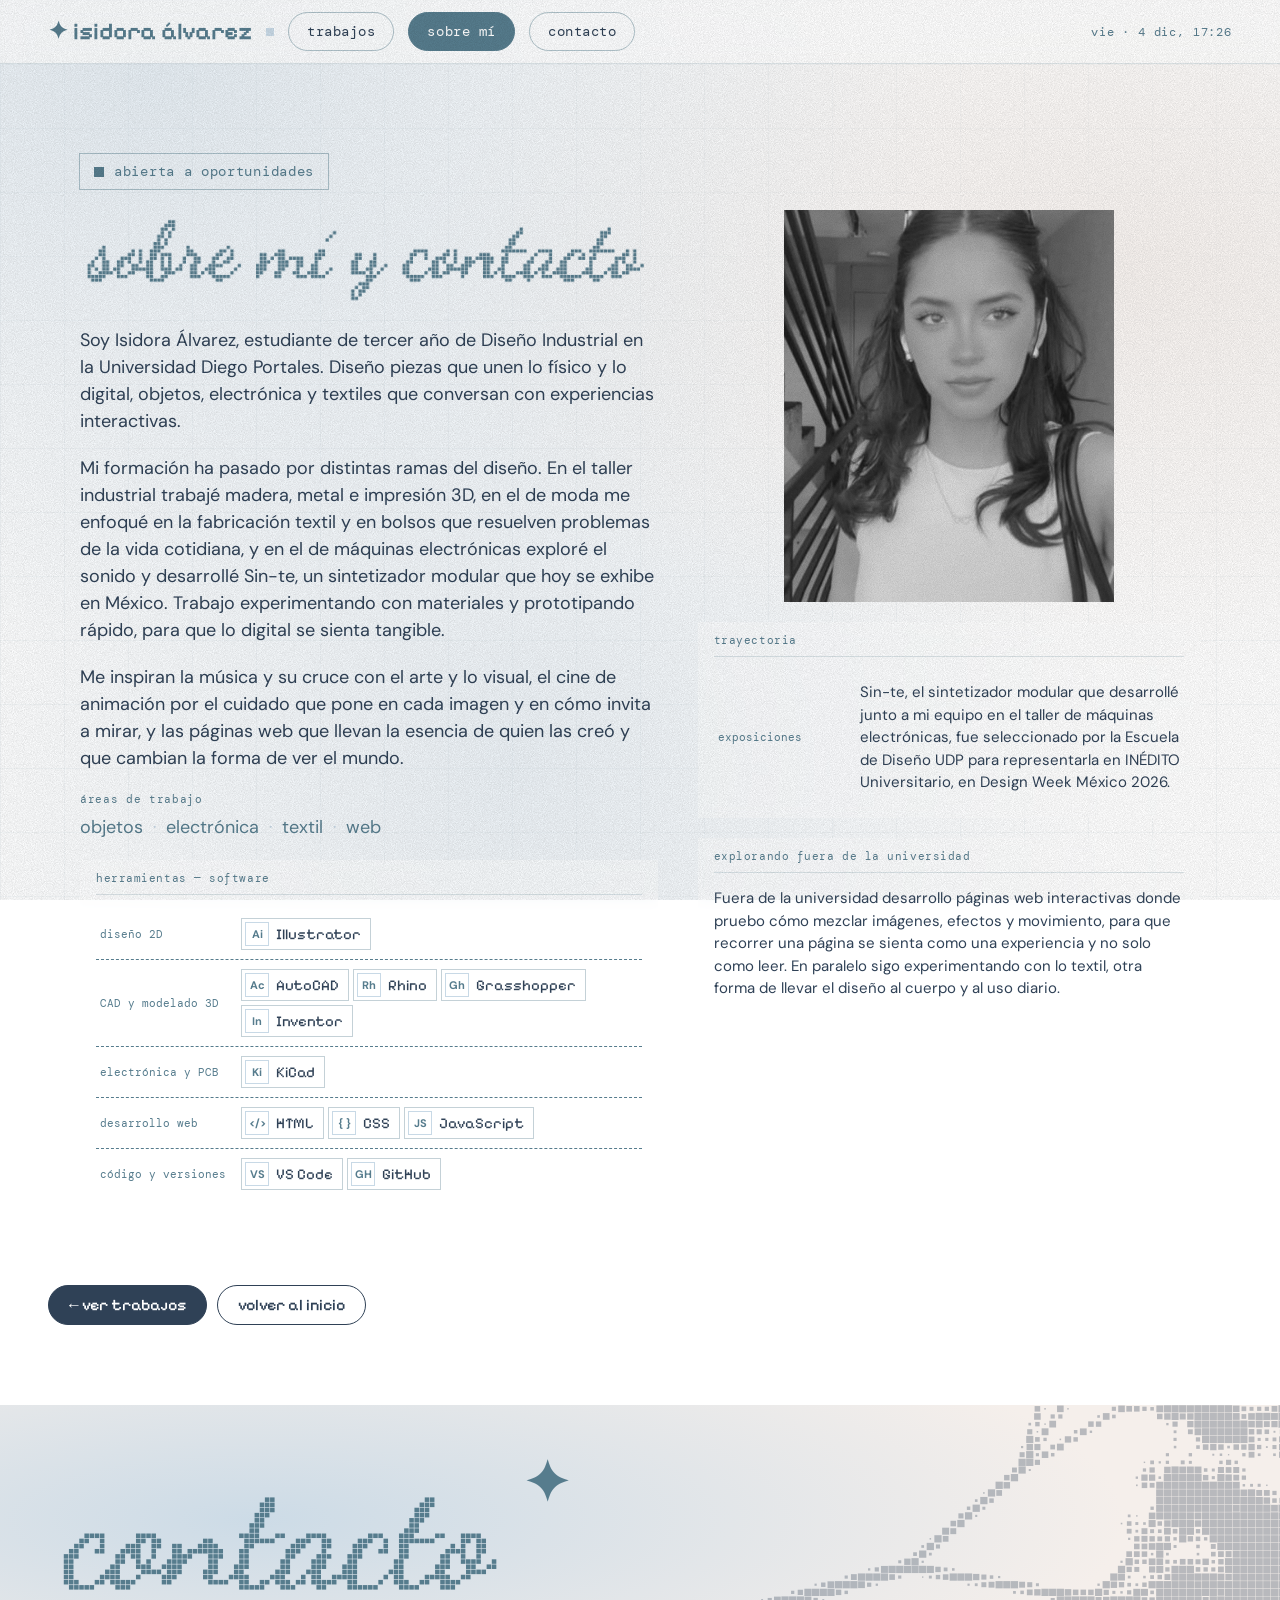
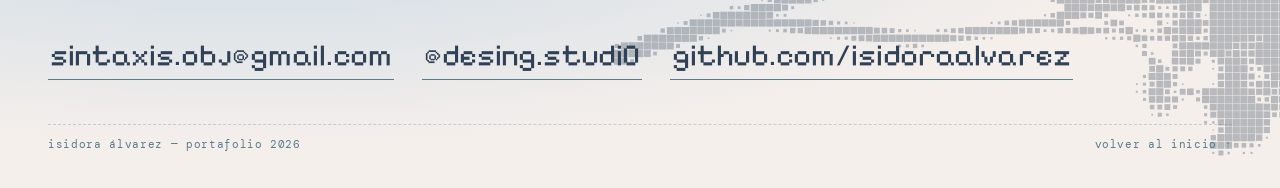
<file: sobre-mi.html>
<!doctype html>
<html lang="es">
<head>
  <meta charset="utf-8">
  <meta name="viewport" content="width=device-width, initial-scale=1">
  <title>Sobre mí — Isidora Álvarez</title>
  <meta name="description" content="Sobre mí: Isidora Álvarez, diseñadora industrial. Trayectoria, herramientas y contacto.">

  <link rel="preconnect" href="https://fonts.googleapis.com">
  <link rel="preconnect" href="https://fonts.gstatic.com" crossorigin>
  <link href="https://fonts.googleapis.com/css2?family=DM+Mono:wght@400;500&family=DM+Sans:opsz,wght@9..40,400;9..40,500;9..40,700&family=Pixelify+Sans:wght@400..700&family=Dancing+Script:wght@700&display=swap" rel="stylesheet">

  <link rel="stylesheet" href="style.css">

  <script>document.documentElement.classList.add("js");</script>
  <script defer src="script.js"></script>
</head>
<body>

  <canvas id="rastro" class="rastro" aria-hidden="true"></canvas>

  <!-- ===== 1. Barra superior ===== -->
  <header class="barra">
    <nav class="tb tb--menu" aria-label="Principal">
      <a class="tb__logo" href="index.html">isidora álvarez</a>
      <span class="tb__sep" aria-hidden="true"></span>
      <a class="tb__link" href="index.html#trabajos">trabajos</a>
      <a class="tb__link activo" href="sobre-mi.html" aria-current="page">sobre mí</a>
      <a class="tb__link" href="#contacto" data-seccion="contacto">contacto</a>
      <span class="tb__espacio"></span>
      <time class="tb__reloj" data-reloj></time>
    </nav>
  </header>

  <main class="pagina-sobre">

    <!-- ===== 4. About Me ===== -->
    <section class="seccion sobre" id="sobre-mi">

      <article class="win win--about revelar" data-arrastrable>
        <div class="tb"><span class="tb__titulo">sobre-mi</span><span class="tb__botones" aria-hidden="true"><i></i><i></i><i></i></span></div>
        <div class="about">
          <div class="about__col">
            <span class="pill"><span class="pill__punto"></span>abierta a oportunidades</span>
            <h1 class="titulo-l"><span data-puntos>sobre mí y contacto</span></h1>
            <p class="cuerpo bio__mas">Soy Isidora Álvarez, estudiante de tercer año de Diseño Industrial en la Universidad Diego Portales. Diseño piezas que unen lo físico y lo digital, objetos, electrónica y textiles que conversan con experiencias interactivas.</p>
            <p class="cuerpo bio__mas">Mi formación ha pasado por distintas ramas del diseño. En el taller industrial trabajé madera, metal e impresión 3D, en el de moda me enfoqué en la fabricación textil y en bolsos que resuelven problemas de la vida cotidiana, y en el de máquinas electrónicas exploré el sonido y desarrollé Sin-te, un sintetizador modular que hoy se exhibe en México. Trabajo experimentando con materiales y prototipando rápido, para que lo digital se sienta tangible.</p>
            <p class="cuerpo bio__mas">Me inspiran la música y su cruce con el arte y lo visual, el cine de animación por el cuidado que pone en cada imagen y en cómo invita a mirar, y las páginas web que llevan la esencia de quien las creó y que cambian la forma de ver el mundo.</p>

            <div class="bloque-tools">
              <p class="mono">áreas de trabajo</p>
              <p class="areas">objetos <span aria-hidden="true">·</span> electrónica <span aria-hidden="true">·</span> textil <span aria-hidden="true">·</span> web</p>
            </div>

            <div class="win win--interna win--herramientas">
              <div class="tb"><span class="tb__titulo">herramientas — software</span></div>
              <div class="win__cuerpo win__cuerpo--filas">
                <div class="contacto">
                  <span class="contacto__etq">diseño 2D</span>
                  <ul class="software">
                    <li><i class="ico" aria-hidden="true">Ai</i>Illustrator</li>
                  </ul>
                </div>
                <div class="contacto">
                  <span class="contacto__etq">CAD y modelado 3D</span>
                  <ul class="software">
                    <li><i class="ico" aria-hidden="true">Ac</i>AutoCAD</li>
                    <li><i class="ico" aria-hidden="true">Rh</i>Rhino</li>
                    <li><i class="ico" aria-hidden="true">Gh</i>Grasshopper</li>
                    <li><i class="ico" aria-hidden="true">In</i>Inventor</li>
                  </ul>
                </div>
                <div class="contacto">
                  <span class="contacto__etq">electrónica y PCB</span>
                  <ul class="software">
                    <li><i class="ico" aria-hidden="true">Ki</i>KiCad</li>
                  </ul>
                </div>
                <div class="contacto">
                  <span class="contacto__etq">desarrollo web</span>
                  <ul class="software">
                    <li><i class="ico" aria-hidden="true">&lt;/&gt;</i>HTML</li>
                    <li><i class="ico" aria-hidden="true">{ }</i>CSS</li>
                    <li><i class="ico" aria-hidden="true">JS</i>JavaScript</li>
                  </ul>
                </div>
                <div class="contacto">
                  <span class="contacto__etq">código y versiones</span>
                  <ul class="software">
                    <li><i class="ico" aria-hidden="true">VS</i>VS Code</li>
                    <li><i class="ico" aria-hidden="true">GH</i>GitHub</li>
                  </ul>
                </div>
              </div>
            </div>
          </div>

          <div class="about__col">
            <figure class="perfil">
              <img src="imagenes/ui/foto-perfil.jpg" alt="Foto de Isidora Álvarez" width="835" height="476" style="object-position: 56% 30%">
            </figure>
            <div class="win win--interna">
              <div class="tb"><span class="tb__titulo">trayectoria</span></div>
              <div class="win__cuerpo win__cuerpo--filas">
                <div class="contacto"><span class="contacto__etq">exposiciones</span><p class="cuerpo-s">Sin-te, el sintetizador modular que desarrollé junto a mi equipo en el taller de máquinas electrónicas, fue seleccionado por la Escuela de Diseño UDP para representarla en INÉDITO Universitario, en Design Week México 2026.</p></div>
              </div>
            </div>
            <div class="win win--interna">
              <div class="tb"><span class="tb__titulo">explorando fuera de la universidad</span></div>
              <div class="win__cuerpo"><p class="cuerpo-s">Fuera de la universidad desarrollo páginas web interactivas donde pruebo cómo mezclar imágenes, efectos y movimiento, para que recorrer una página se sienta como una experiencia y no solo como leer. En paralelo sigo experimentando con lo textil, otra forma de llevar el diseño al cuerpo y al uso diario.</p></div>
            </div>
          </div>
        </div>
      </article>
    </section>

    <nav class="pagina-sobre__nav" aria-label="Seguir navegando">
      <a class="btn btn--primario" href="index.html#trabajos">← ver trabajos</a>
      <a class="btn btn--secundario" href="index.html">volver al inicio</a>
    </nav>
  </main>

  <footer class="pie" id="contacto">
    <div class="follaje follaje--pie" data-follaje="120x50" aria-hidden="true"></div>
    <p class="pie__grande"><span data-puntos>contacto</span><span class="pie__estrella">✦</span></p>
    <div class="pie__datos">
      <a href="mailto:sintaxis.obj@gmail.com">sintaxis.obj@gmail.com</a>
      <a href="https://www.instagram.com/desing.studi0/" target="_blank" rel="noopener">@desing.studi0</a>
      <a href="https://github.com/isidoraalvarez" target="_blank" rel="noopener">github.com/isidoraalvarez</a>
    </div>
    <div class="pie__fila">
      <p class="mono">Isidora Álvarez — portafolio 2026</p>
      <a class="mono pie__arriba" href="index.html">volver al inicio ↑</a>
    </div>
  </footer>

</body>
</html>
</file>
<file: style.css>
/* Portafolio Isidora Álvarez 2026 */

/* ---------- 01. Tokens ---------- */
:root {
  --marino: #2F4156;
  --rey: #567C8D;
  --medio: #567C8D;
  --claro: #C8D9E6;
  --tormenta: var(--rey);
  --pavimento: var(--claro);
  --f-pixel: "Pixelify Sans", "DM Mono", monospace;
  --f-script: "Instrument Serif", Georgia, serif;
  --f-sans: "DM Sans", system-ui, sans-serif;
  --f-mono: "DM Mono", ui-monospace, monospace;
  --margen: 48px;
  --ease: cubic-bezier(.2, .8, .2, 1);
  --rapido: 220ms;
  --pixel: #567C8D;
  --oxford: #2F4156;
  --acero: #567C8D;
  --escarcha: #C8D9E6;
  --secreto: #C8D9E6;
  --celeste: #C8D9E6;
  --lavanda: #C8D9E6;
  --papel: #FFFFFF;
  --luna: #F5EFEB;
  --sombra: 0 24px 60px rgba(47, 65, 86, .12);
  --sombra-h: 0 30px 70px rgba(47, 65, 86, .18);
  --alto-header: 64px;
}

/* ---------- 02. Base ---------- */
*, *::before, *::after { box-sizing: border-box; }
html {
  scroll-behavior: smooth;
  scroll-padding-top: calc(var(--alto-header) + 16px);
  -webkit-text-size-adjust: 100%;
  text-size-adjust: 100%;
  cursor: auto;
}
html.con-modal { overflow: hidden; }
body {
  margin: 0;
  color: var(--oxford);
  font-family: var(--f-sans);
  font-size: 17px;
  line-height: 1.5;
  -webkit-font-smoothing: antialiased;
  overflow-x: hidden;
}
/* Grano fotocopia */
body::after {
  content: "";
  position: fixed;
  inset: 0;
  z-index: 300;
  pointer-events: none;
  background: url("data:image/svg+xml,%3Csvg xmlns='http://www.w3.org/2000/svg' width='180' height='180'%3E%3Cfilter id='n'%3E%3CfeTurbulence type='fractalNoise' baseFrequency='1.1' numOctaves='2' stitchTiles='stitch'/%3E%3CfeColorMatrix values='0 0 0 0 0 0 0 0 0 0 0 0 0 0 0 0 0 0 1.4 -.3'/%3E%3C/filter%3E%3Crect width='100%25' height='100%25' filter='url(%23n)'/%3E%3C/svg%3E");
  mix-blend-mode: multiply;
  opacity: .12;
}
img { display: block; max-width: 100%; }
a { color: inherit; text-decoration: none; }
button { font: inherit; color: inherit; background: none; border: 0; padding: 0; }
a, button, [role="button"], .palabra-caja, .indice__fila, .acordeon__panel, label { cursor: pointer; }
h1, h2, h3, p, figure, ul, ol { margin: 0; padding: 0; }
ul, ol { list-style: none; }
:focus-visible { outline: 2px dashed var(--pixel); outline-offset: 3px; }
::selection { background: var(--pixel); color: var(--papel); }
.rastro { position: fixed; inset: 0; width: 100vw; height: 100vh; z-index: 60; pointer-events: none; }
/* Bloques de píxeles */
/* Follaje en trama de puntos */
.follaje { position: absolute; pointer-events: none; z-index: 0; color: var(--pixel); }
.follaje svg { width: 100%; height: 100%; display: block; }
.follaje circle, .follaje rect { fill: currentColor; }

/* ---------- 03. Tipografía ---------- */
.caja {
  display: inline-block;
  align-self: flex-start;
  padding: 3px 8px;
  background: var(--pixel);
  color: var(--papel);
  font-family: var(--f-mono);
  font-size: 12px;
  line-height: 1.25;
  letter-spacing: .04em;
  text-transform: lowercase;
}
.etiqueta, .mono {
  font-family: var(--f-mono);
  font-size: 11px;
  line-height: 1.3;
  letter-spacing: .06em;
  text-transform: lowercase;
  color: var(--acero);
}
.cuerpo { font-size: 18px; line-height: 1.5; }
.cuerpo-s { font-size: 15px; line-height: 1.5; }
.titulo-xl {
  font-family: var(--f-pixel);
  font-weight: 700;
  font-size: min(clamp(96px, 16vw, 250px), calc((100vw - 2 * var(--margen)) / 4.8));
  line-height: .8;
  letter-spacing: -.02em;
  text-align: center;
  color: var(--pixel);
  text-transform: none;
}
.titulo-l { font-family: var(--f-pixel); font-weight: 600; font-size: clamp(40px, 4.6vw, 70px); line-height: .9; }
.titulo-l em { font-family: var(--f-script); font-style: italic; font-weight: 400; text-transform: none; color: var(--oxford); }

/* ---------- 04. Barra superior ---------- */
.barra { position: sticky; top: 0; z-index: 100; }
.tb--menu {
  height: var(--alto-header);
  display: flex;
  align-items: center;
  padding: 0 var(--margen);
  font-family: var(--f-mono);
  letter-spacing: .06em;
}
.tb__logo { font-family: var(--f-pixel); font-weight: 600; letter-spacing: 0; }
.tb__link {
  transition: background var(--rapido), color var(--rapido);
  font-size: 14px;
  letter-spacing: .04em;
  padding: 8px 18px;
  border: 1px solid rgba(86, 124, 141, .45);
  border-radius: 999px;
}
.tb__espacio { flex: 1; }
.tb__reloj { white-space: nowrap; color: var(--acero); font-size: 12px; }

/* ---------- 05. Botones y pill ---------- */
.botones { display: flex; flex-wrap: wrap; gap: 10px; }
.btn {
  display: inline-flex;
  align-items: center;
  font-family: var(--f-pixel);
  font-size: 16px;
  font-weight: 500;
  line-height: 1;
  text-transform: lowercase;
  white-space: nowrap;
  transition: transform var(--rapido) steps(2), box-shadow var(--rapido) steps(2), background var(--rapido), color var(--rapido);
  border: 1px solid var(--oxford);
  border-radius: 999px;
  padding: 11px 20px;
}
.btn:active { transform: none; box-shadow: none; }
.btn--deshabilitado { opacity: .55; pointer-events: none; border-style: dashed; }
.pill {
  display: inline-flex;
  align-items: center;
  gap: 8px;
  align-self: flex-start;
  padding: 4px 10px;
  background: var(--pixel);
  color: var(--papel);
  font-family: var(--f-mono);
  font-size: 11px;
  letter-spacing: .05em;
  white-space: nowrap;
}
.pill__punto { width: 8px; height: 8px; animation: latido 1.6s steps(2) infinite; }
.ficha {
  padding: 4px 9px;
  border: 1px dashed var(--acero);
  font-family: var(--f-mono);
  font-size: 11px;
  color: var(--acero);
  transition: background var(--rapido), color var(--rapido), border-color var(--rapido);
}
.ficha:hover { background: var(--pixel); border-color: var(--pixel); border-style: solid; color: var(--papel); }

/* ---------- 06. Ventana (.win) ---------- */
.win {
  position: relative;
  display: flex;
  flex-direction: column;
  background: var(--papel);
  border: 2px solid var(--oxford);
  box-shadow: var(--sombra);
  transition: box-shadow var(--rapido) steps(2);
}
.tb__titulo {
  flex: 1;
  min-width: 0;
  font-family: var(--f-mono);
  font-size: 11px;
  letter-spacing: .05em;
  white-space: nowrap;
  overflow: hidden;
  text-overflow: ellipsis;
}
.tb__botones { gap: 4px; display: none; }
.tb__botones i { width: 10px; height: 10px; border: 2px solid var(--papel); }
.tb__botones i:last-child { background: var(--papel); }
.win.arrastrando { transition: none; box-shadow: var(--sombra-h); }
.win.arrastrando > .tb { cursor: grabbing; }
.win__cuerpo { display: flex; flex-direction: column; align-items: flex-start; gap: 12px; padding: 14px 16px; }

/* ---------- 07. Portada ---------- */
.portada {
  position: relative;
  display: flex;
  flex-direction: column;
  gap: 24px;
  padding: 26px var(--margen) 48px;
  min-height: calc(100svh - var(--alto-header));
  overflow: hidden;
  --opacidad-fondo: .32;
}
.portada > * { position: relative; z-index: 1; }
.cabecera { display: flex; flex-wrap: wrap; align-items: center; gap: 8px; }
.cabecera__fin { margin-left: auto; }
.portada__grid { flex: 1; display: grid; grid-template-columns: minmax(0, 1fr) 440px; align-items: end; gap: 24px; }
/* Titulo dinámico */
.titular { display: flex; flex-direction: column; font-weight: 400; white-space: nowrap; gap: 0; line-height: 1; }
.titular__hola { font-family: var(--f-script); font-style: italic; letter-spacing: -.03em; color: var(--oxford); }
.titular__hola::after {
  content: " ✦";
  font-size: .35em;
  vertical-align: super;
  color: var(--pixel);
  font-style: normal;
  display: none;
}
.titular__linea {
  font-family: var(--f-pixel);
  font-weight: 700;
  letter-spacing: -.01em;
  text-transform: uppercase;
  color: var(--pixel);
  font-size: clamp(54px, 6.6vw, 112px);
}
.titular__linea--2 { display: flex; align-items: flex-end; gap: .1em; }
.titular__rota { display: inline-flex; align-items: baseline; }
.portada__texto { align-self: start; display: flex; flex-direction: column; gap: 22px; padding-top: clamp(8px, 3vh, 36px); }
.portada__texto .portada__bajada { max-width: 560px; }
.palabra-caja { display: inline-block; padding: 0 .06em; cursor: pointer; transition: width .5s var(--ease); }
.palabra {
  display: inline-block;
  font-family: var(--f-script);
  font-style: italic;
  font-weight: 400;
  text-transform: none;
  transition: opacity .35s steps(3), filter .35s steps(3), transform .35s steps(3);
  color: var(--oxford);
  font-size: 1em;
}
.palabra.sale { opacity: 0; filter: blur(8px); transform: translateY(.15em); }
.palabra.entra { opacity: 0; filter: blur(8px); transform: translateY(-.15em); transition: none; }
/* Escenario */
.escenario {
  position: relative;
  height: 560px;
  display: flex;
  flex-direction: column;
  align-items: center;
  justify-content: flex-end;
}
.personaje { position: relative; align-self: flex-start; margin-left: 110px; outline-offset: 8px; z-index: 2; }
.personaje .pixel { display: block; width: 216px; height: auto; image-rendering: pixelated; }
/* Avatar pixel art: cuadros de animación */
.pixel__respira { animation: respirar 1.2s steps(1) infinite; }
.pixel__parpado, .pixel__boca, .pixel__pupilas--der, .pixel__brazo--saludoA, .pixel__brazo--saludoB, .pixel__brazo--apunta {
  display: none;
}
.pixel.parpadea .pixel__parpado { display: inline; }
.pixel.parpadea .pixel__pupilas { display: none; }
.pixel.mira-der .pixel__pupilas--izq { display: none; }
.pixel.mira-der:not(.parpadea) .pixel__pupilas--der { display: inline; }
.pixel.habla .pixel__boca { display: inline; }
.pixel.saluda .pixel__brazo--abajo, .pixel.apunta .pixel__brazo--abajo { display: none; }
.pixel.saluda .pixel__brazo--saludoA { display: inline; }
.pixel.saluda.ola-b .pixel__brazo--saludoA { display: none; }
.pixel.saluda.ola-b .pixel__brazo--saludoB { display: inline; }
.pixel.apunta .pixel__brazo--apunta { display: inline; }
/* Herramientas en Sobre mí */
.win--herramientas { z-index: 3; }
.win--herramientas:hover { box-shadow: 4px 4px 0 var(--escarcha); }
/* Globo */
.globo {
  position: absolute;
  z-index: 4;
  top: 0;
  left: 50%;
  max-width: min(240px, 70vw);
  padding: 7px 11px;
  background: var(--pixel);
  color: var(--papel);
  font-family: var(--f-pixel);
  font-size: 16px;
  line-height: 1.15;
  white-space: normal;
  opacity: 0;
  transform: translate(-10%, 8px);
  transition: opacity .2s steps(2), transform .2s steps(2);
  pointer-events: none;
}
.globo::after {
  content: "";
  position: absolute;
  left: 20px;
  bottom: -10px;
  width: 12px;
  height: 10px;
  background: var(--pixel);
  clip-path: polygon(0 0, 100% 0, 0 100%);
}
.globo.visible { opacity: 1; transform: translate(-10%, 0); }
.escenario .globo { top: 46px; }
.portada__bajada { max-width: 560px; }

/* ---------- 08. Trabajos ---------- */
.seccion { position: relative; padding: 72px var(--margen); }
.trabajos { overflow: clip; padding-bottom: 100px; }
/* Fondo de cuadritos, difuminado y suave, solo en trabajos */
.trabajos::before {
  content: "";
  position: absolute;
  inset: -24px;
  z-index: 0;
  pointer-events: none;
  background: url("imagenes/ui/fondo-trabajos-tronco.jpg") center / cover;
  opacity: .28;
}
.trabajos > .follaje--trabajos { position: absolute; left: -4%; top: 0; width: 40%; height: 340px; opacity: .2; }
.trabajos__cab {
  position: relative;
  z-index: 1;
  display: flex;
  flex-direction: column;
  align-items: center;
  gap: 14px;
  margin-bottom: 44px;
}
.indice { position: relative; z-index: 1; margin: 0 -16px; border-bottom: 1px dashed var(--acero); }
.indice__fila {
  position: relative;
  display: grid;
  grid-template-columns: 44px minmax(0, 1fr) 260px 60px 80px;
  align-items: center;
  gap: 16px;
  padding: 12px 16px;
  border-top: 1px dashed var(--acero);
  transition: background var(--rapido) steps(2), color var(--rapido) steps(2);
  border-top-color: rgba(86, 124, 141, .25);
}
.indice__item:first-child .indice__fila { border-top: 0; }
.indice__num { font-family: var(--f-pixel); font-size: 15px; color: var(--acero); }
.indice__titulo {
  font-family: var(--f-pixel);
  font-weight: 600;
  line-height: 1;
  color: var(--pixel);
  text-transform: none;
  font-size: clamp(34px, 4vw, 62px);
}
.indice__fila:hover .mono { color: var(--papel); }
.indice__abrir {
  justify-self: end;
  font-family: var(--f-mono);
  font-size: 11px;
  opacity: 0;
  transition: opacity var(--rapido) steps(2);
}
.indice__fila:hover .indice__abrir { opacity: 1; color: var(--papel); }

/* ---------- 09. About Me ---------- */
.sobre { padding-bottom: 110px; }
.about { display: grid; grid-template-columns: 1.15fr 1fr; gap: 40px; padding: 32px; align-items: start; }
.about__col { display: flex; flex-direction: column; gap: 20px; min-width: 0; }
.bio__mas { max-width: 620px; color: var(--oxford); }
.areas { font-size: 18px; line-height: 1.4; color: var(--pixel); }
.areas span { color: var(--claro); padding: 0 .25em; }
.bloque-tools { display: flex; flex-direction: column; gap: 8px; }
.win--interna { border-width: 1px; box-shadow: 4px 4px 0 var(--escarcha); }
.win__cuerpo--filas { gap: 0; align-items: stretch; }
.contacto {
  display: flex;
  align-items: center;
  gap: 12px;
  min-height: 40px;
  padding: 10px 4px;
  border-bottom: 1px dashed var(--acero);
}
.contacto:last-child { border-bottom: 0; }
.contacto__etq { flex: none; width: 130px; font-family: var(--f-mono); font-size: 11px; color: var(--acero); }
/* Lista de software */
.software { flex: 1; display: flex; flex-wrap: wrap; gap: 6px; }
/* íconos de cada software, logos no oficiales */
.ico {
  display: inline-grid;
  place-items: center;
  min-width: 24px;
  height: 24px;
  padding: 0 3px;
  background: var(--papel);
  color: var(--pixel);
  font-family: var(--f-sans);
  font-style: normal;
  font-weight: 700;
  font-size: 11px;
  letter-spacing: 0;
  box-shadow: inset 0 0 0 1px var(--claro);
}
.software li:hover .ico { color: var(--oxford); }
.perfil {
  margin-top: 56px;
  width: 100%;
  max-width: 330px;
  aspect-ratio: 32 / 38;
  display: grid;
  place-items: center;
  align-self: center;
  overflow: hidden;
}
.perfil img { width: 100%; height: 100%; object-fit: cover; object-position: 50% 50%; }
.notas { display: grid; grid-template-columns: 1fr 1fr; gap: 14px; }

/* ---------- 10. Pie ---------- */
.pie { position: relative; overflow: hidden; padding: 56px var(--margen) 36px; }
.pie > * { position: relative; z-index: 1; }
.pie > .follaje--pie {
  position: absolute;
  z-index: 0;
  right: -4%;
  top: 0;
  width: 56%;
  height: 100%;
  opacity: .3;
  color: var(--oxford);
}
.pie__grande {
  font-family: var(--f-pixel);
  font-weight: 700;
  font-size: clamp(64px, 11vw, 180px);
  line-height: .85;
  color: var(--pixel);
  font-style: normal;
  text-transform: none;
}
.pie__estrella { font-size: .4em; vertical-align: top; color: var(--acero); }
.pie__datos {
  display: flex;
  flex-wrap: wrap;
  gap: 10px 28px;
  margin-top: 22px;
  font-family: var(--f-pixel);
  font-size: clamp(20px, 2.4vw, 32px);
}
.pie__fila {
  display: flex;
  justify-content: space-between;
  flex-wrap: wrap;
  gap: 14px;
  margin-top: 44px;
  padding-top: 12px;
  border-top: 1px dashed var(--papel);
  border-top-color: rgba(86, 124, 141, .3);
}

/* ---------- 11. Detalle de proyecto ---------- */
.detalle { position: fixed; inset: 0; z-index: 200; display: grid; place-items: center; padding: 26px var(--margen); }
.detalle[hidden] { display: none; }
.detalle__fondo {
  position: absolute;
  inset: 0;
  background: repeating-conic-gradient(rgba(14, 27, 56, .5) 0 25%, transparent 0 50%) 0 0 / 4px 4px, rgba(14, 27, 56, .45);
  opacity: 0;
  transition: opacity .3s steps(4);
}
.win--detalle {
  width: min(1180px, 100%);
  max-height: calc(100svh - 52px);
  opacity: 0;
  transform: translateY(20px) scale(.97);
  transition: opacity .3s steps(4), transform .4s var(--ease);
}
.win--detalle:hover { box-shadow: var(--sombra); }
.detalle.abierto .detalle__fondo { opacity: 1; }
.detalle.abierto .win--detalle { opacity: 1; transform: none; }
.detalle__cuerpo {
  flex: 1;
  min-height: 0;
  overflow-y: auto;
  overscroll-behavior: contain;
  padding: 32px 40px 40px;
  gap: 0;
  align-items: stretch;
}
.detalle__cuerpo > * { flex-shrink: 0; }
.detalle__cab {
  display: flex;
  flex-direction: column;
  gap: 16px;
  padding-bottom: 22px;
  border-bottom: 2px solid var(--oxford);
  border-bottom-color: rgba(86, 124, 141, .3);
}
.detalle__destacado {
  align-self: flex-start;
  padding: 4px 10px;
  background: var(--pixel);
  color: var(--papel);
  font-size: 14px;
  font-weight: 500;
}
.detalle__destacado a { margin-left: 6px; text-decoration: underline; text-underline-offset: 3px; }
/* dentro de cada proyecto se usa una sola tipografía: DM Mono */
.win--detalle, .win--detalle * { font-family: var(--f-mono) !important; }
.win--detalle .detalle__titulo { font-weight: 500; letter-spacing: -.03em; }
.win--detalle .creditos__nombre { font-weight: 500; font-size: 20px; }
.detalle__ficha { display: flex; flex-direction: column; gap: 14px; }
.detalle__titulo {
  font-family: var(--f-pixel);
  font-weight: 700;
  font-size: clamp(46px, 6.6vw, 104px);
  line-height: .9;
  text-transform: uppercase;
  color: var(--pixel);
}
.metadatos { display: grid; grid-template-columns: repeat(4, 1fr); gap: 8px; }
.meta { display: flex; flex-direction: column; gap: 4px; padding: 8px 10px; border: 1px dashed var(--acero); }
.meta__valor { font-size: 15px; line-height: 1.3; }
.enlaces { display: flex; flex-wrap: wrap; gap: 10px; }
.enlaces:empty { display: none; }
.bloques { display: grid; grid-template-columns: repeat(3, 1fr); gap: 14px; margin-top: 30px; }
.bloque {
  display: flex;
  flex-direction: column;
  gap: 8px;
  padding: 12px 14px;
  border: 1px solid var(--oxford);
  background: var(--luna);
}
.bloque__etq { font-weight: 700; font-size: 13px; text-transform: lowercase; color: var(--pixel); }
.bloques .cuerpo-s, .bloque__etq { font-family: var(--f-sans); }
.detalle__seccion > .bloques { margin-top: 0; }
.detalle__seccion { display: flex; flex-direction: column; gap: 12px; margin-top: 36px; }
.detalle__seccion > .etiqueta { align-self: flex-start; padding: 3px 8px; background: var(--pixel); color: var(--papel); }
.video__marco { aspect-ratio: 16 / 9; background: var(--oxford); display: grid; place-items: center; }
.video__marco iframe, .video__marco video { width: 100%; height: 100%; border: 0; display: block; }
.video__marco .mono { color: var(--escarcha); }
/* videos propios: la ventana toma la forma del video, sin franjas */
.detalle__seccion .win:has(video), .detalle__seccion .win:has(.video__gif) {
  align-self: flex-start;
  width: fit-content;
  max-width: 100%;
}
.video__marco:has(video), .video__marco:has(.video__gif) { aspect-ratio: auto; display: block; background: none; }
.video__marco video, .video__gif { display: block; width: auto; height: auto; max-width: 100%; max-height: min(72vh, 640px); }
.detalle__seccion .win { max-width: 860px; }
/* Acordeón de proceso */
.acordeon { display: flex; gap: 6px; height: 460px; }
.acordeon__panel {
  position: relative;
  flex: 1 1 0;
  min-width: 44px;
  overflow: hidden;
  border: 2px solid var(--oxford);
  background: var(--oxford);
  transition: flex .55s var(--ease);
  border-color: transparent;
}
/* el panel abierto toma la proporción de su foto: sin márgenes */
.acordeon__panel.activo { flex: 0 0 min(calc(456px * var(--ratio, 1)), calc(100% - min((var(--n, 4) - 1) * 50px, 40%))); }
.acordeon--muchos { gap: 4px; }
.acordeon--muchos .acordeon__panel { min-width: 0; border-width: 1px; }
.acordeon--muchos .acordeon__panel:not(.activo) .acordeon__num { display: none; }
.acordeon--vacio .acordeon__panel.activo { flex: 7 1 0; }
.acordeon__panel img {
  position: absolute;
  inset: 0;
  width: 100%;
  height: 100%;
  object-fit: cover;
  object-position: 50% 50%;
  filter: grayscale(1) contrast(1.2);
  opacity: .65;
  transition: filter .3s steps(3), opacity .3s steps(3);
}
.acordeon__panel.activo img { filter: none; opacity: 1; }
.acordeon__num {
  position: absolute;
  left: 6px;
  bottom: 6px;
  padding: 3px 6px;
  background: var(--papel);
  color: var(--oxford) !important;
  writing-mode: vertical-rl;
  rotate: 180deg;
}
.acordeon__panel.activo .acordeon__num {
  writing-mode: horizontal-tb;
  rotate: 0deg;
  background: var(--pixel);
  color: var(--papel) !important;
}
.acordeon--vacio .acordeon__panel {
  background: url("data:image/svg+xml,%3Csvg xmlns='http://www.w3.org/2000/svg' width='7' height='7'%3E%3Crect x='2.2' y='2.2' width='2.6' height='2.6' fill='%23C8D9E6'/%3E%3C/svg%3E") 0 0 / 7px 7px, var(--luna);
  border-style: dashed;
}
.acordeon__vacio { position: absolute; inset: 0; display: grid; place-items: center; opacity: 0; transition: opacity .3s; }
.acordeon__panel.activo .acordeon__vacio { opacity: 1; }
/* Créditos */
.creditos__lista { display: flex; flex-direction: column; }
.creditos__fila {
  display: flex;
  flex-wrap: wrap;
  align-items: baseline;
  gap: 4px 12px;
  padding: 10px 0;
  border-bottom: 1px dashed var(--acero);
}
.creditos__fila .mono { min-width: 110px; flex: none; }
.creditos__nota { max-width: 640px; color: var(--acero); }
.creditos__nombre { font-family: var(--f-pixel); font-size: 24px; font-weight: 600; line-height: 1; color: var(--pixel); }
.creditos__sep { color: var(--acero); }
.creditos__link { font-family: var(--f-mono); font-size: 12px; color: var(--oxford); overflow-wrap: anywhere; }
a.creditos__link:hover { background: var(--pixel); color: var(--papel); }
.detalle__nav {
  display: flex;
  justify-content: space-between;
  gap: 10px;
  flex-wrap: wrap;
  margin-top: 36px;
  padding-top: 16px;
  border-top: 2px solid var(--oxford);
}

/* ---------- 12. Animaciones ---------- */
main { animation: entrar .5s steps(5) backwards; }
.js .revelar { opacity: 0; transform: translateY(20px); transition: opacity .6s steps(4), transform .6s steps(4); }
.js .revelar.visible { opacity: 1; transform: none; }
@keyframes entrar { from { opacity: 0; transform: translateY(12px); } to { opacity: 1; transform: none; } }
@keyframes latido { 0%, 100% { opacity: 1; } 50% { opacity: .15; } }
@keyframes deslizar { from { transform: translateX(0); } to { transform: translateX(-50%); } }
@keyframes respirar { 0% { transform: none; } 50% { transform: translateY(1px); } }

/* ---------- 13. Página Sobre mí ---------- */
.pagina-sobre .sobre { padding-top: 40px; padding-bottom: 40px; }
.pagina-sobre__nav { display: flex; flex-wrap: wrap; gap: 10px; padding: 0 var(--margen) 80px; }

/* ---------- 14. Estética actual: fondo, títulos pixelados y ajustes de cada sección ---------- */
body {
  background: radial-gradient(ellipse at 12% 8%, rgba(200, 217, 230, .45), transparent 50%),
    radial-gradient(ellipse at 88% 30%, rgba(245, 239, 235, .8), transparent 45%),
    radial-gradient(ellipse at 40% 85%, rgba(200, 217, 230, .35), transparent 55%),
    linear-gradient(rgba(86, 124, 141, .05) 1px, transparent 1px) 0 0 / 64px 64px,
    linear-gradient(90deg, rgba(86, 124, 141, .05) 1px, transparent 1px) 0 0 / 64px 64px,
    var(--papel);
  background-attachment: fixed;
}
/* títulos en cursiva de puntos */
.punteado { line-height: 1; max-width: 100%; }
.puntos {
  display: inline-block;
  vertical-align: bottom;
  max-width: 100%;
  height: auto;
  background: currentColor;
  -webkit-mask-repeat: no-repeat;
  mask-repeat: no-repeat;
  -webkit-mask-size: 100% 100%;
  mask-size: 100% 100%;
}
.solo-lector { position: absolute; width: 1px; height: 1px; overflow: hidden; clip: rect(0 0 0 0); white-space: nowrap; }
/* barra superior liviana */
.tb--menu {
  background: rgba(255, 255, 255, .72);
  -webkit-backdrop-filter: blur(10px);
  backdrop-filter: blur(10px);
  color: var(--oxford);
  border-bottom: 1px solid rgba(86, 124, 141, .18);
}
.tb__logo { color: var(--pixel); }
.tb__logo::before { content: "✦ "; color: var(--acero); }
.tb__sep { width: 8px; height: 8px; background: var(--escarcha); }
.tb__link:hover, .tb__link.activo { background: var(--pixel); color: var(--papel); border-color: var(--pixel); }
/* sin ventanas tipo sistema operativo: paneles planos y translúcidos */
.win, .win--interna {
  border: 0;
  background: rgba(255, 255, 255, .42);
  -webkit-backdrop-filter: blur(6px);
  backdrop-filter: blur(6px);
  box-shadow: none;
}
.win:hover { box-shadow: none; }
.win .tb {
  flex: none;
  display: flex;
  align-items: center;
  gap: 10px;
  user-select: none;
  height: auto;
  padding: 10px 0 8px;
  margin: 0 16px;
  background: transparent;
  color: var(--acero);
  border-bottom: 1px solid rgba(86, 124, 141, .2);
}
[data-arrastrable] > .tb { touch-action: none; cursor: inherit; }
.win--about { margin-top: 18px; background: transparent; -webkit-backdrop-filter: none; backdrop-filter: none; }
.win--about > .tb { display: none; }
.win--detalle { background: rgba(255, 255, 255, .96); box-shadow: var(--sombra); }
.win--detalle > .tb { margin: 0; padding: 12px 20px; }
.tb__cerrar {
  font-family: var(--f-mono);
  font-size: 11px;
  padding: 2px 7px;
  background: transparent;
  border: 1px solid var(--acero);
  color: var(--oxford);
}
.tb__cerrar:hover { background: var(--pixel); color: var(--papel); }
/* etiquetas y botones finos */
.caja, .pill { background: transparent; color: var(--pixel); outline: 1px solid rgba(86, 124, 141, .45); }
.pill__punto { background: var(--pixel); }
/* sobre mí: etiqueta y título más grandes */
.sobre .pill { font-size: 14px; padding: 7px 14px; gap: 10px; }
.sobre .pill__punto { width: 10px; height: 10px; }
.sobre .titulo-l { font-size: clamp(48px, 6.4vw, 104px); }
.btn:hover { transform: none; box-shadow: none; }
.btn--primario { background: var(--oxford); border-color: var(--oxford); color: var(--papel); }
.btn--primario:hover { background: var(--pixel); border-color: var(--pixel); box-shadow: none; }
.btn--secundario { color: var(--oxford); background: transparent; }
.btn--secundario:hover { background: var(--oxford); color: var(--papel); }
.titular__hola, .titular__linea { color: var(--pixel); text-transform: none; }
.titular__hola { font-size: clamp(110px, 14vw, 240px); }
.portada > .shader-puntos {
  position: absolute;
  z-index: 0;
  inset: 0;
  width: 100%;
  height: 100%;
  pointer-events: none;
  opacity: .25;
}
.portada::before {
  content: "";
  position: absolute;
  inset: 0;
  z-index: 0;
  pointer-events: none;
  background: url("imagenes/ui/fondo-portada-pixel.png") center / cover no-repeat;
  image-rendering: pixelated;
  opacity: var(--opacidad-fondo);
}
.portada.con-shader::before { display: none; }
.portada > .shader-puntos.shader-foto { opacity: var(--opacidad-fondo); image-rendering: pixelated; }
/* velo blanco muy suave detrás del texto */
.portada::after {
  content: "";
  position: absolute;
  inset: 0;
  z-index: 0;
  pointer-events: none;
  background: linear-gradient(90deg, rgba(255, 255, 255, .5) 0%, rgba(255, 255, 255, .25) 36%, rgba(255, 255, 255, 0) 60%);
}
.portada .cabecera__fin { color: var(--oxford); }
.tb--menu { gap: 14px; font-size: 14px; }
.tb__logo { font-size: 24px; }
.indice__fila:hover, .indice__fila:focus-visible { background: rgba(200, 217, 230, .55); color: var(--oxford); }
.indice__fila:hover .indice__titulo { color: var(--pixel); }
.indice__fila:hover .mono, .indice__fila:hover .indice__abrir { color: var(--acero); }
/* filtros por categoría */
.filtros {
  position: relative;
  z-index: 1;
  display: flex;
  flex-wrap: wrap;
  justify-content: center;
  gap: 8px;
  margin: -24px 0 28px;
}
.filtro {
  font-family: var(--f-mono);
  font-size: 11px;
  letter-spacing: .06em;
  text-transform: lowercase;
  padding: 5px 12px;
  border: 1px solid rgba(86, 124, 141, .45);
  border-radius: 999px;
  background: transparent;
  color: var(--oxford);
  cursor: pointer;
  transition: background var(--rapido), color var(--rapido);
}
.filtro:hover, .filtro.activo { background: var(--pixel); border-color: var(--pixel); color: var(--papel); }
.indice__item[hidden] { display: none; }
/* vistas: la portada sola al entrar; trabajos y Sobre mí se ven al apretar sus botones */
body[data-vista="inicio"] #trabajos, body[data-vista="inicio"] #sobre-mi.seccion, body[data-vista="trabajos"] .portada, body[data-vista="trabajos"] #sobre-mi.seccion, body[data-vista="sobre-mi"] .portada, body[data-vista="sobre-mi"] #trabajos {
  display: none;
}
body[data-vista="trabajos"] #trabajos, body[data-vista="sobre-mi"] #sobre-mi.seccion {
  min-height: calc(100vh - var(--alto-header));
}
/* lista que se expande con la foto (adaptado de Skiper 53 · HoverExpand_002, Skiper UI) */
.trabajos .indice {
  display: flex;
  flex-direction: column;
  align-items: stretch;
  gap: 6px;
  max-width: 860px;
  margin: 0 auto;
  border: 0;
}
.trabajos .indice__item { list-style: none; }
.trabajos .indice__fila {
  position: relative;
  display: block;
  height: 64px;
  padding: 0;
  overflow: hidden;
  border: 1px solid rgba(86, 124, 141, .3);
  border-radius: 22px;
  background: var(--papel);
  color: var(--oxford);
  transition: height .3s ease-in-out, border-color .3s;
}
.trabajos .indice__fila:hover, .trabajos .indice__fila:focus-visible { background: var(--papel); }
.trabajos .indice__fila.activo { height: 380px; border-color: transparent; }
.indice__foto { position: absolute; inset: 0; width: 100%; height: 100%; object-fit: cover; opacity: 0; transition: opacity .3s; }
.indice__velo {
  position: absolute;
  inset: 0;
  opacity: 0;
  transition: opacity .3s;
  background: linear-gradient(to top, rgba(47, 65, 86, .72), rgba(47, 65, 86, 0) 55%);
}
.indice__fila.activo .indice__foto { opacity: 1; }
.indice__cab {
  position: absolute;
  left: 0;
  right: 0;
  bottom: 0;
  height: 62px;
  display: grid;
  grid-template-columns: 36px minmax(0, 1fr) auto 48px auto;
  align-items: center;
  gap: 16px;
  padding: 0 22px;
  transition: background .3s;
}
/* al abrirse, la foto queda arriba y el nombre en una banda blanca abajo, para que se lea */
.indice__fila.activo .indice__cab {
  background: rgba(255, 255, 255, .9);
  -webkit-backdrop-filter: blur(6px);
  backdrop-filter: blur(6px);
}
.trabajos .indice__titulo { font-size: clamp(28px, 3vw, 44px); color: var(--pixel); }
.trabajos .indice__abrir { opacity: 0; transition: opacity .3s; }
.indice__fila.activo .indice__abrir { opacity: 1; color: var(--pixel); }
/* detalle: la cursiva de puntos se mantiene en el título */
.win--detalle .detalle__titulo { color: var(--pixel); text-transform: none; }
.detalle__seccion > .etiqueta, .detalle__destacado {
  background: transparent;
  color: var(--pixel);
  outline: 1px solid rgba(86, 124, 141, .4);
}
.meta, .bloque { border-color: rgba(86, 124, 141, .3); background: rgba(255, 255, 255, .45); }
/* sobre mí */
.titulo-l { color: var(--pixel); text-transform: none; }
.software li {
  display: inline-flex;
  align-items: center;
  gap: 7px;
  padding: 3px 9px 3px 3px;
  font-family: var(--f-pixel);
  font-size: 15px;
  line-height: 1.2;
  transition: background var(--rapido) steps(2), color var(--rapido) steps(2);
  background: transparent;
  color: var(--oxford);
  outline: 1px solid rgba(86, 124, 141, .35);
}
.software li:hover { background: var(--pixel); color: var(--papel); }
.perfil {
  border: 0;
  box-shadow: none;
  background: url("data:image/svg+xml,%3Csvg xmlns='http://www.w3.org/2000/svg' width='7' height='7'%3E%3Crect x='2.4' y='2.4' width='2.2' height='2.2' fill='%23567C8D' fill-opacity='.35'/%3E%3C/svg%3E") 0 0 / 7px 7px, rgba(255, 255, 255, .4);
}
/* pie */
.pie {
  background: radial-gradient(ellipse at 20% 30%, rgba(200, 217, 230, .9), transparent 60%),
    radial-gradient(ellipse at 80% 70%, rgba(245, 239, 235, .9), transparent 60%),
    var(--luna);
  color: var(--oxford);
}
.pie__datos a { background: transparent; color: var(--oxford); border-bottom: 1px solid var(--acero); padding: 0 2px; }
.pie__datos a:hover { background: var(--pixel); color: var(--papel); }
.pie .mono { color: var(--acero); }
.pie__arriba:hover { color: var(--pixel); }

/* ---------- 15. Responsive: computador chico, tablet y celular ---------- */

/* computador chico */
@media (max-width: 1180px) {
  .portada__grid { grid-template-columns: minmax(0, 1fr) 380px; }
  .personaje .pixel { width: 180px; }
  .escenario { height: 500px; }
  .indice__fila { grid-template-columns: 36px minmax(0, 1fr) 200px 52px; }
  .indice__abrir { display: none; }
}

/* tablet */
@media (max-width: 900px) {
  .win--herramientas { margin-bottom: 96px; }
  :root { --margen: 26px; }
  .portada__grid { grid-template-columns: 1fr; }
  .escenario { height: 460px; }
  .indice__fila { grid-template-columns: 32px minmax(0, 1fr) 52px; }
  .indice__tipo { display: none; }
  .about { grid-template-columns: 1fr; padding: 22px; }
  .metadatos { grid-template-columns: repeat(2, 1fr); }
  .bloques { grid-template-columns: 1fr; }
  .acordeon { flex-direction: column; height: auto; }
  .acordeon__panel { flex: none; height: 54px; transition: height .5s var(--ease); }
  .acordeon--muchos .acordeon__panel:not(.activo) { height: 30px; }
  .acordeon__panel.activo { flex: none; height: auto; aspect-ratio: var(--ratio, 1); max-height: 78vh; }
  .acordeon--vacio .acordeon__panel.activo { height: 360px; aspect-ratio: auto; }
  .acordeon__num { writing-mode: horizontal-tb; rotate: 0deg; }
  .portada::after {
    background: linear-gradient(180deg, rgba(255, 255, 255, .5) 0%, rgba(255, 255, 255, .2) 40%, rgba(255, 255, 255, 0) 60%);
  }
}

/* celular */
@media (max-width: 640px) {
  .win--herramientas { margin-bottom: 90px; }
  .perfil { margin-top: 24px; }
  :root { --margen: 16px; --alto-header: 104px; }
  body { font-size: 16px; }
  .tb__link, .tb__sep { display: none; }
  .cabecera__fin { display: none; }
  .titular { white-space: normal; }
  .escenario { height: 420px; }
  .personaje .pixel { width: 150px; }
  .personaje { margin-left: 14px; }
  .cuerpo { font-size: 16px; }
  .titulo-xl { font-size: calc((100vw - 2 * var(--margen)) / 4.8); }
  .trabajos > .follaje--trabajos { width: 80%; height: 220px; }
  .indice__fila { padding: 12px 10px; }
  .indice { margin: 0 -10px; }
  .about { padding: 16px; gap: 24px; }
  .contacto { flex-wrap: wrap; row-gap: 4px; }
  .contacto__etq { width: 100%; }
  .notas { grid-template-columns: 1fr; }
  .detalle { padding: 8px; }
  .win--detalle { max-height: calc(100svh - 16px); }
  .detalle__cuerpo { padding: 20px 14px 26px; }
  .metadatos { grid-template-columns: 1fr 1fr; }
  .acordeon--vacio .acordeon__panel.activo { height: 280px; }
  .creditos__nombre { font-size: 20px; }
  .tb--menu {
    flex-wrap: wrap;
    height: auto;
    min-height: var(--alto-header);
    row-gap: 10px;
    padding-top: 10px;
    padding-bottom: 10px;
  }
  .tb__logo { font-size: 20px; order: 0; }
  .tb__espacio { order: 1; }
  .tb__reloj { order: 2; font-size: 11px; }
  .tb__link { display: inline-flex; justify-content: center; order: 3; flex: 1 1 28%; font-size: 13px; padding: 7px 10px; }
  .tb__sep { display: none; }
  .trabajos .indice__fila { height: 56px; border-radius: 18px; }
  .trabajos .indice__fila.activo { height: 260px; }
  .indice__cab { height: 54px; grid-template-columns: 26px minmax(0, 1fr) 40px; gap: 10px; padding: 0 14px; }
  .indice__cab .indice__tipo, .indice__cab .indice__abrir { display: none; }
  .trabajos .indice__titulo { font-size: 26px; }
  .titular__hola { font-size: 30vw; }
  .titular__linea { font-size: 13vw; }
  .indice__titulo { font-size: 34px; }
}

@media (prefers-reduced-motion: reduce) {
  html { scroll-behavior: auto; }
  *, *::before, *::after {
    animation-duration: .01ms !important;
    animation-iteration-count: 1 !important;
    transition-duration: .01ms !important;
  }
  .js .revelar { opacity: 1; transform: none; }
  .trabajos .indice__fila, .indice__foto, .indice__velo { transition: none; }
}
</file>
